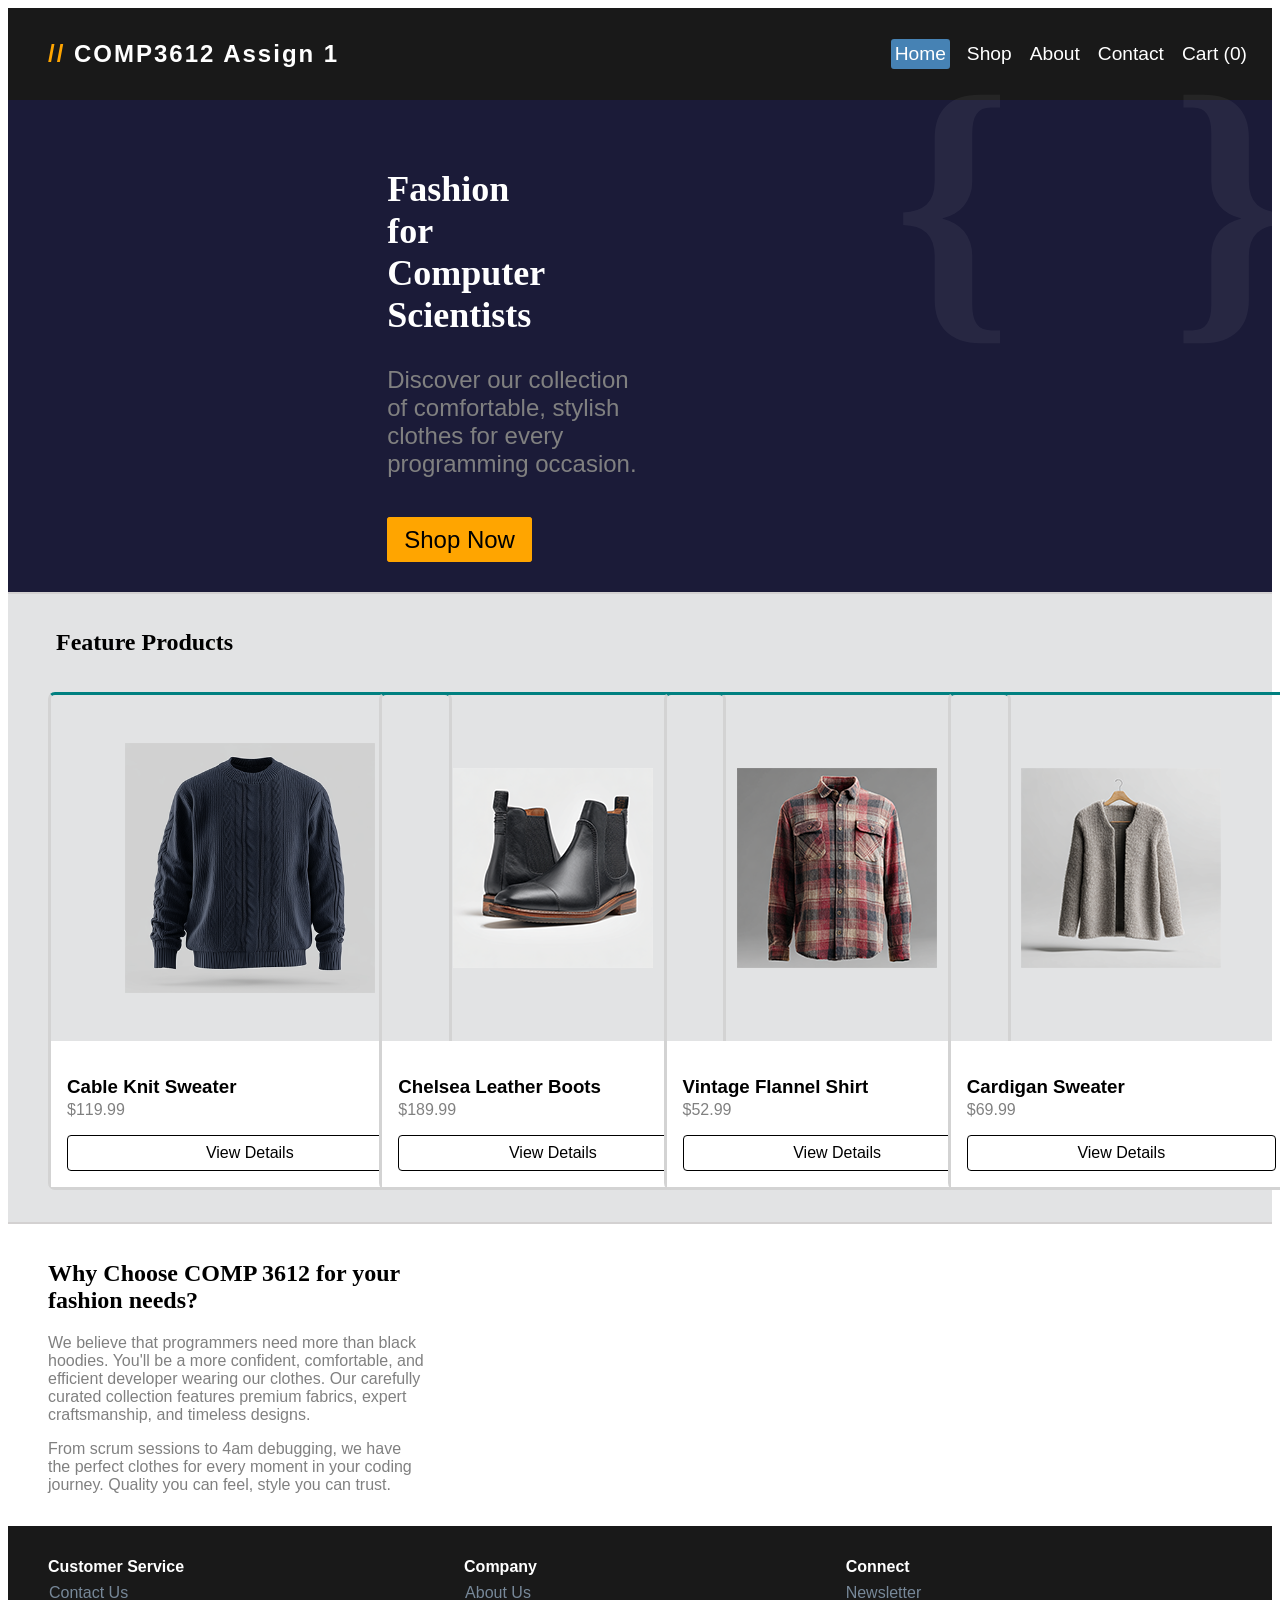
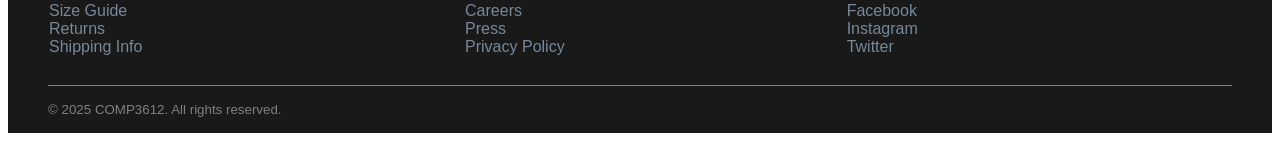
<file: index.html>
<html>
<head> 
        <title>Home Page</title>
        <link rel="stylesheet" href="styles.css">
</head>

<body>
    <header>
        <div>
            <span>//</span>
            <p>COMP3612 Assign 1</p>
        </div>
        
        <nav>
            <ul>
                <li class="homeLink"><a href="index.html">Home</a></li>
                <li><a href="#">Shop</a></li>
                <li><a href="about.html">About</a></li>
                <li><a href="#">Contact</a></li>
                <li><a href="#">Cart (0)</a></li>
            </ul>
        </nav>
    </header>

    <section class="hero">
        <h1 id="indexHTML">Fashion for Computer Scientists</h1>
        <p>
            Discover our collection of comfortable,
            stylish clothes for every programming occasion.
        </p>

        <a href="#">Shop Now</a>
    </section>

    <section class="greySection">
        <h2>Feature Products</h2>

        <ul class="product-list">
            <li>
                <article class="cards">
                    <div class="productImage">
                        <img src="data/images/003-medium-front.png" alt="Cable Knit Sweater">
                    </div>

                    <div class="cardDetails">
                        <h3 class="indexCardFont">Cable Knit Sweater</h3>
                        <p>$119.99</p>
                        <a href="product.html">View Details</a>
                    </div>
                </article>
            </li>

            <li>
                <article class="cards">
                    <div class="productImage">
                        <img src="data/images/008-small-front.png" alt="Chelsea Leather Boots">
                    </div>
                    
                    <div class="cardDetails">
                        <h3 class="indexCardFont">Chelsea Leather Boots</h3>
                        <p>$189.99</p>
                        <a href="#">View Details</a>
                    </div>
                </article>
            </li>

            <li>
                <article class="cards">
                    <div class="productImage">
                        <img src="data/images/011-small-front.png" alt="Vintage Flannel Shirt">
                    </div>

                    <div class="cardDetails">
                        <h3 class="indexCardFont">Vintage Flannel Shirt</h3>
                        <p>$52.99</p>
                        <a href="#">View Details</a>
                    </div>
                </article>
            </li>

            <li>
                <article class="cards">
                    <div class="productImage">
                        <img src="data/images/009-small-front.png" alt="Cardigan Sweater">
                    </div>
                    
                    <div class="cardDetails">
                        <h3 class="indexCardFont">Cardigan Sweater</h3>
                        <p>$69.99</p>
                        <a href="#">View Details</a>
                    </div>
                </article>
            </li>
        </ul>
    </section>

    <article class="whiteSection">
        <div class="hugLeft paddingPlease">
            <h2> Why Choose COMP 3612 for your fashion needs? </h2>
            <p> We believe that programmers need more than black hoodies. You'll be a more confident, comfortable, and efficient developer wearing our clothes. Our carefully curated collection features premium fabrics, expert craftsmanship, and timeless designs. </p>
            <p> From scrum sessions to 4am debugging, we have the perfect clothes for every moment in your coding journey. Quality you can feel, style you can trust. </p>
        </div>
    </article>

    <footer>
        <nav>
            <section>
                <ul>
                    <li class="sectionTitle">Customer Service</li>
                    <li><a href="#" class="noLinkDecorations">Contact Us</a></li>
                    <li><a href="#" class="noLinkDecorations">Size Guide</a></li>
                    <li><a href="#" class="noLinkDecorations">Returns</a></li>
                    <li><a href="#" class="noLinkDecorations">Shipping Info</a></li>
                </ul>
            </section>
            <section>
                <ul>
                    <li class="sectionTitle">Company</li>
                    <li><a href="#" class="noLinkDecorations">About Us</a></li>
                    <li><a href="#" class="noLinkDecorations">Careers</a></li>
                    <li><a href="#" class="noLinkDecorations">Press</a></li>
                    <li><a href="#" class="noLinkDecorations">Privacy Policy</a></li>
                </ul>
            </section>
            <section>
                <ul>
                    <li class="sectionTitle">Connect</li>
                    <li"><a href="#" class="noLinkDecorations">Newsletter</a></li>
                    <li><a href="#" class="noLinkDecorations">Facebook</a></li>
                    <li><a href="#" class="noLinkDecorations">Instagram</a></li>
                    <li><a href="#" class="noLinkDecorations">Twitter</a></li>
                </ul>
            </section>

        </nav>
        <p>&copy 2025 COMP3612. All rights reserved.</p>
    </footer>
</body>
<!--test -->
</html>
</file>
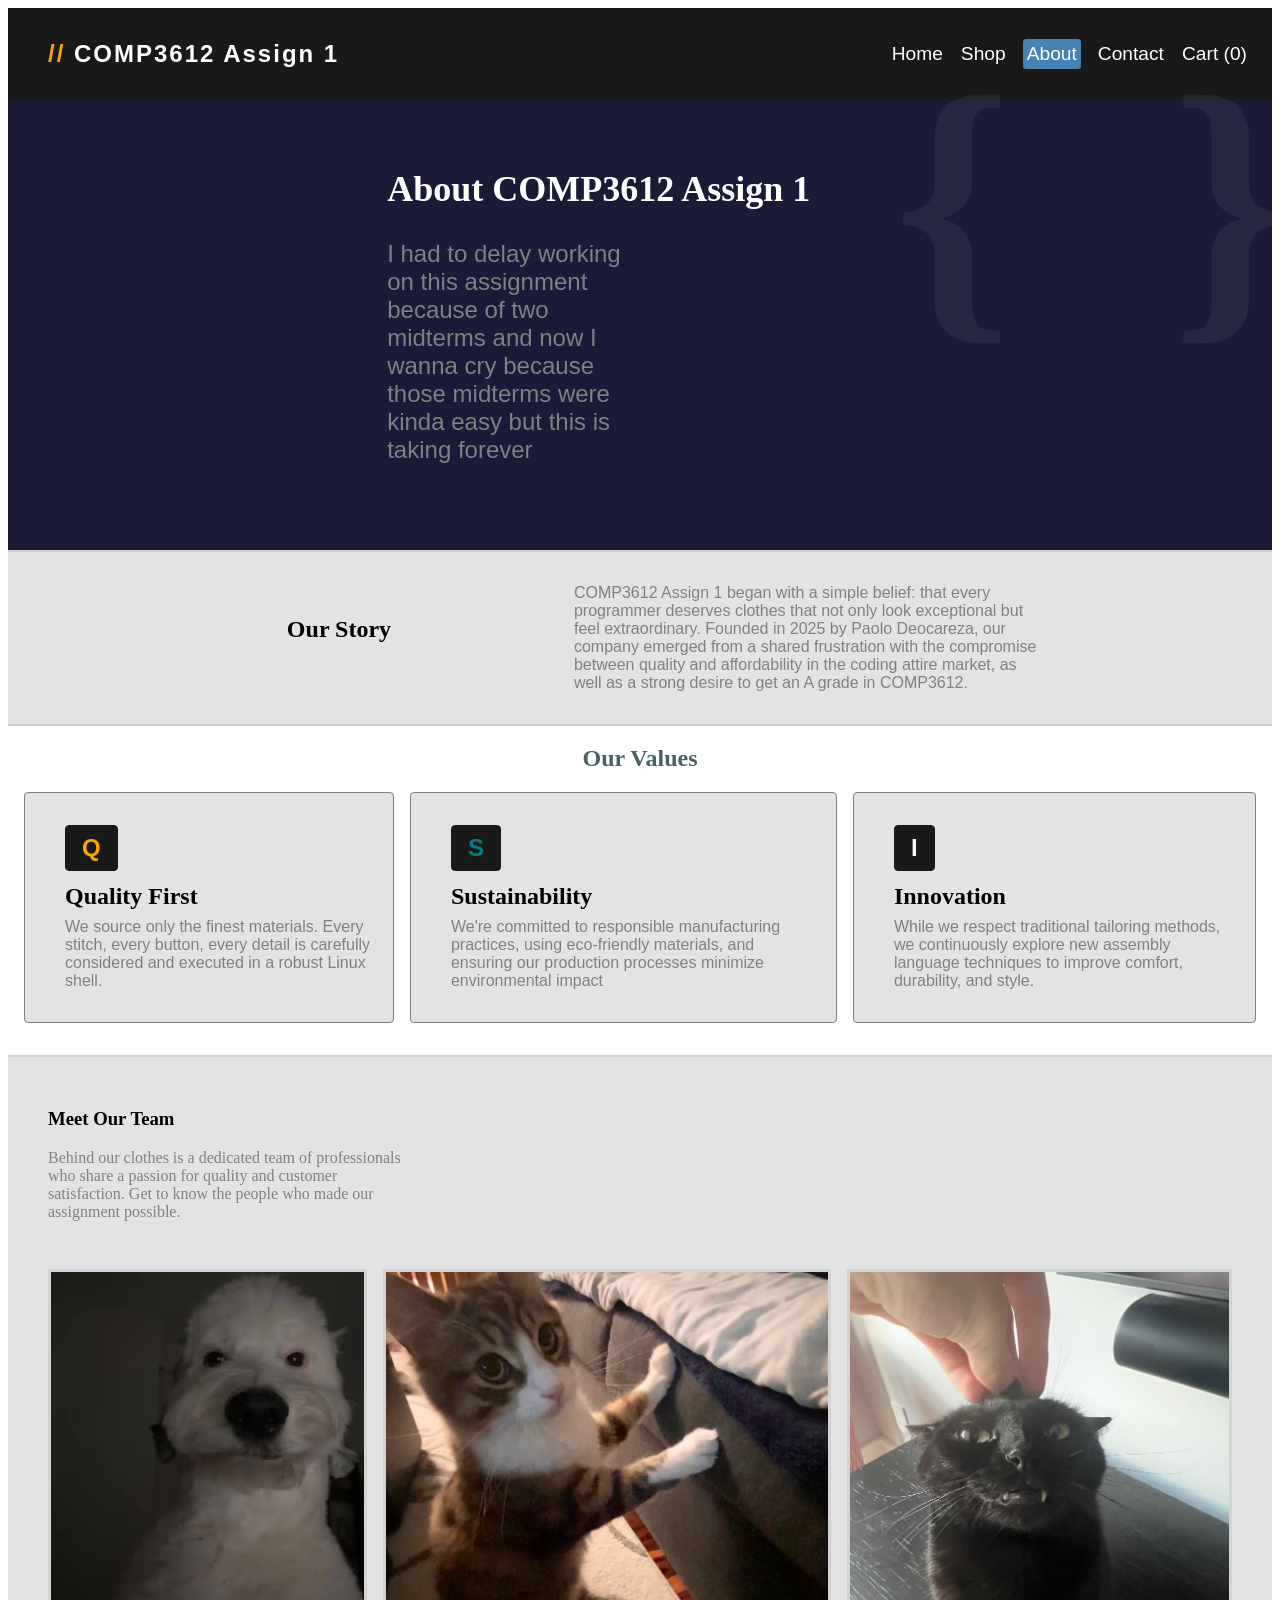
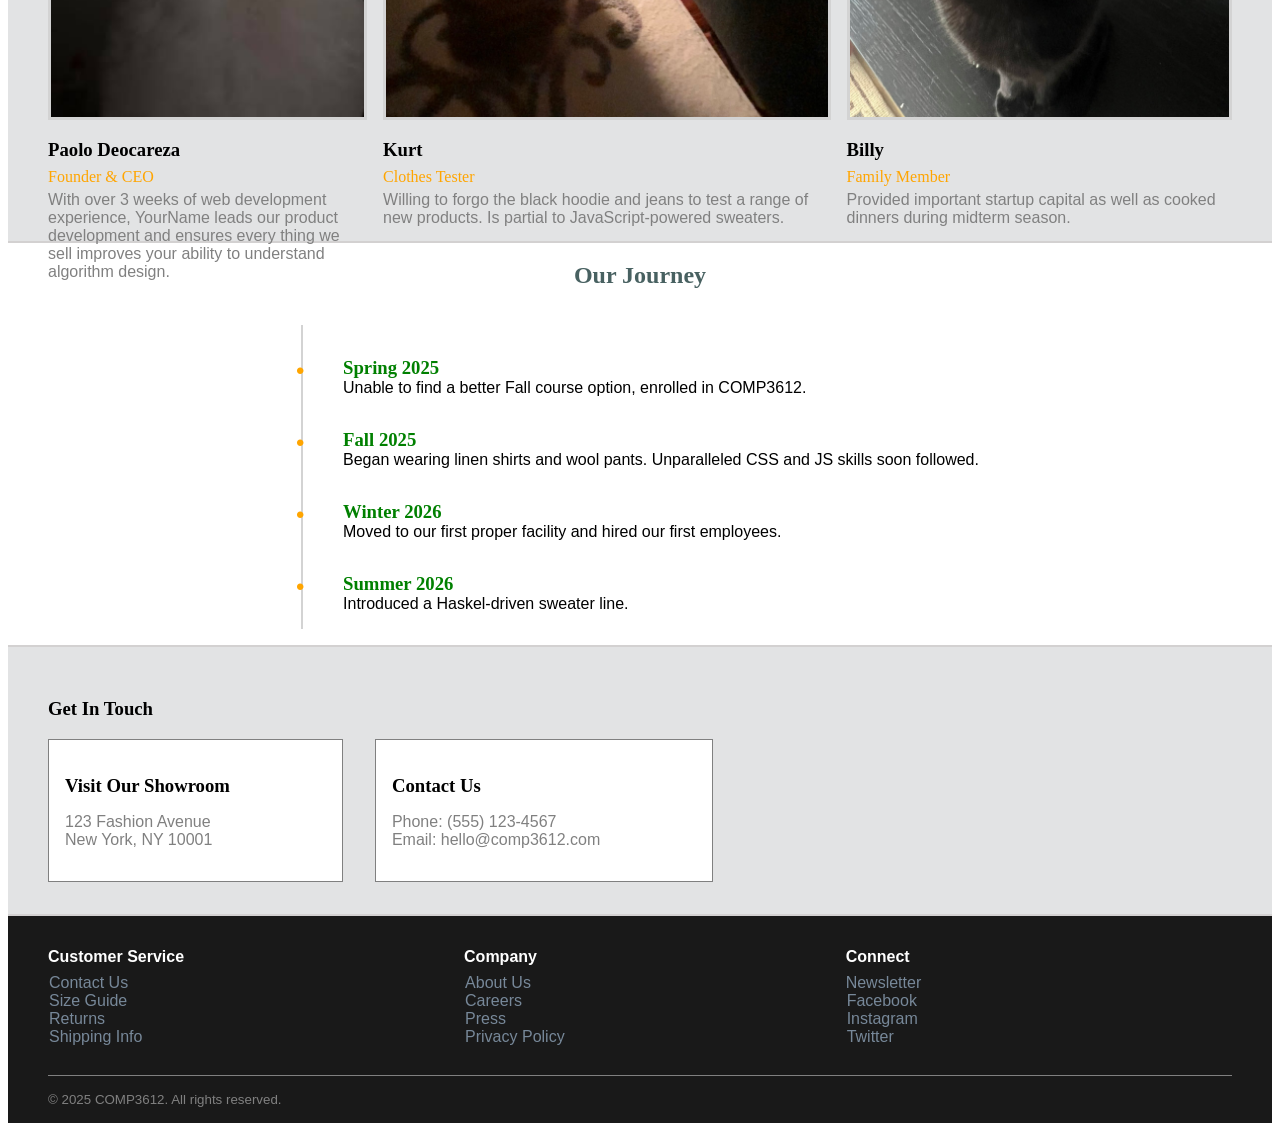
<file: about.html>
<html>
<head> 
    <title>About Page</title>
    <link rel="stylesheet" href="styles.css">
</head>

<body>
    <header>
        <div>
            <span>//</span>
            <p>COMP3612 Assign 1</p>
        </div>
        
        <nav>
            <ul>
                <li><a href="index.html">Home</a></li>
                <li><a href="#">Shop</a></li>
                <li class="homeLink"><a href="about.html">About</a></li>
                <li><a href="#">Contact</a></li>
                <li><a href="#">Cart (0)</a></li>
            </ul>
        </nav>
    </header>

    <section class="hero">
        <h1>About COMP3612 Assign 1</h1>
        <p>I had to delay working on this assignment because of two midterms and now I wanna cry because those midterms were kinda easy but this is taking forever</p>
    </section>

    <section class="greySection">
        <article id="aboutHTMLarticle">
            <h2 id="aboutHTMLheader aboutPadding">Our Story</h2>
            <p id="aboutHTMLp">COMP3612 Assign 1 began with a simple belief: that every programmer deserves clothes that not only look exceptional but feel extraordinary. Founded in 2025 by Paolo Deocareza, our company emerged from a shared frustration with the compromise between quality and affordability in the coding attire market, as well as a strong desire to get an A grade in COMP3612.</p>
        </article>
    </section>

    <section class="whiteSection">
        <div class="centerPlease">
            <h2>Our Values</h2>
        </div>

        <div class="aboutPadding">
            <ul class="teamList noListDecorations">
                <li>
                    <article class="valuesCards paddingPlease">
                        <h3 class="orange">Q</h3>
                        <h2>Quality First</h2>
                        <p>We source only the finest materials. Every stitch, every button, every detail is carefully considered and executed in a robust Linux shell.</p>
                    </article>
                </li>

                <li>
                    <article class="valuesCards paddingPlease">
                        <h3 class="teal">S</h3>
                        <h2>Sustainability</h2>
                        <p>We're committed to responsible manufacturing practices, using eco-friendly materials, and ensuring our production processes minimize environmental impact</p>
                    </article>
                </li>

                <li>
                    <article class="valuesCards paddingPlease">
                        <h3 class="white">I</h3>
                        <h2>Innovation</h2>
                        <p>While we respect traditional tailoring methods, we continuously explore new assembly language techniques to improve comfort, durability, and style.</p>
                    </article>
                </li>
            </ul>
        </div>
    </section>

    <section class="greySection">
        <div class="heightAuto">
            <article class="paddingPlease">
                <h1>Meet Our Team</h1>
                <div class="hugLeft colorGray">
                    <p>Behind our clothes is a dedicated team of professionals who share a passion for quality and customer satisfaction. Get to know the people who made our assignment possible.</p>
                </div>
            </article>

            <ul class="teamList">
                <li>
                    <article class="teamCard">
                        <div class="teamPhoto">
                            <img src="data/images/DOUG.png" alt="Doug the Dog">
                        </div>

                        <h3>Paolo Deocareza</h3>
                        <p class="teamRole">Founder & CEO</p>

                        <p>
                            With over 3 weeks of web development experience,
                            YourName leads our product development and ensures
                            every thing we sell improves your ability to
                            understand algorithm design.
                        </p>
                    </article>
                </li>

                <li>
                    <article class="teamCard">
                        <div class="teamPhoto">
                            <img src="data/images/cat1.jpg" alt="Cat">
                        </div>

                        <h3>Kurt</h3>
                        <p class="teamRole">Clothes Tester</p>

                        <p>
                            Willing to forgo the black hoodie and jeans
                            to test a range of new products. Is partial
                            to JavaScript-powered sweaters.
                        </p>
                    </article>
                </li>

                <li>
                    <article class="teamCard">
                        <div class="teamPhoto">
                            <img src="data/images/cat2.jpg" alt="Another Cat">
                        </div>

                        <h3>Billy</h3>
                        <p class="teamRole">Family Member</p>

                        <p>
                            Provided important startup capital as well
                            as cooked dinners during midterm season.
                        </p>
                    </article>
                </li>
            </ul>
        </div>
        
    </section>

    <section class="whiteSection">
        <div class="centerPlease">
            <h2>Our Journey</h2>
        </div>
        
        <div class="centerPlease">
            <ol class="timeline">
                <li>
                    <h3>Spring 2025</h3>
                    <p>
                        Unable to find a better Fall course option,
                        enrolled in COMP3612.
                    </p>
                </li>

                <li>
                    <h3>Fall 2025</h3>
                    <p>
                        Began wearing linen shirts and wool pants.
                        Unparalleled CSS and JS skills soon followed.
                    </p>
                </li>

                <li>
                    <h3>Winter 2026</h3>
                    <p>
                        Moved to our first proper facility and hired
                        our first employees.
                    </p>
                </li>

                <li>
                    <h3>Summer 2026</h3>
                    <p>Introduced a Haskel-driven sweater line.</p>
                </li>
            </ol>
        </div>
        
    </section>

    <section class="greySection">
        <article class="paddingPlease">
            <h1>Get In Touch</h1>

            <nav>
                <div class="getInTouchCards">
                    <h3>Visit Our Showroom</h3>
                    <p>123 Fashion Avenue</p>
                    <p>New York, NY 10001</p>
                </div>
                <div class="getInTouchCards">
                    <h3>Contact Us</h3>
                    <p>Phone: (555) 123-4567</p>
                    <p>Email: hello@comp3612.com</p>
                </div>
            </nav>
        </article>
        
        
    </section>

    <footer>
        <nav>
            <section>
                <ul>
                    <li class="sectionTitle">Customer Service</li>
                    <li><a href="#" class="noLinkDecorations">Contact Us</a></li>
                    <li><a href="#" class="noLinkDecorations">Size Guide</a></li>
                    <li><a href="#" class="noLinkDecorations">Returns</a></li>
                    <li><a href="#" class="noLinkDecorations">Shipping Info</a></li>
                </ul>
            </section>
            <section>
                <ul>
                    <li class="sectionTitle">Company</li>
                    <li><a href="#" class="noLinkDecorations">About Us</a></li>
                    <li><a href="#" class="noLinkDecorations">Careers</a></li>
                    <li><a href="#" class="noLinkDecorations">Press</a></li>
                    <li><a href="#" class="noLinkDecorations">Privacy Policy</a></li>
                </ul>
            </section>
            <section>
                <ul>
                    <li class="sectionTitle">Connect</li>
                    <li"><a href="#" class="noLinkDecorations">Newsletter</a></li>
                    <li><a href="#" class="noLinkDecorations">Facebook</a></li>
                    <li><a href="#" class="noLinkDecorations">Instagram</a></li>
                    <li><a href="#" class="noLinkDecorations">Twitter</a></li>
                </ul>
            </section>

        </nav>
        <p>&copy 2025 COMP3612. All rights reserved.</p>
    </footer>
</body>

</html>
</file>
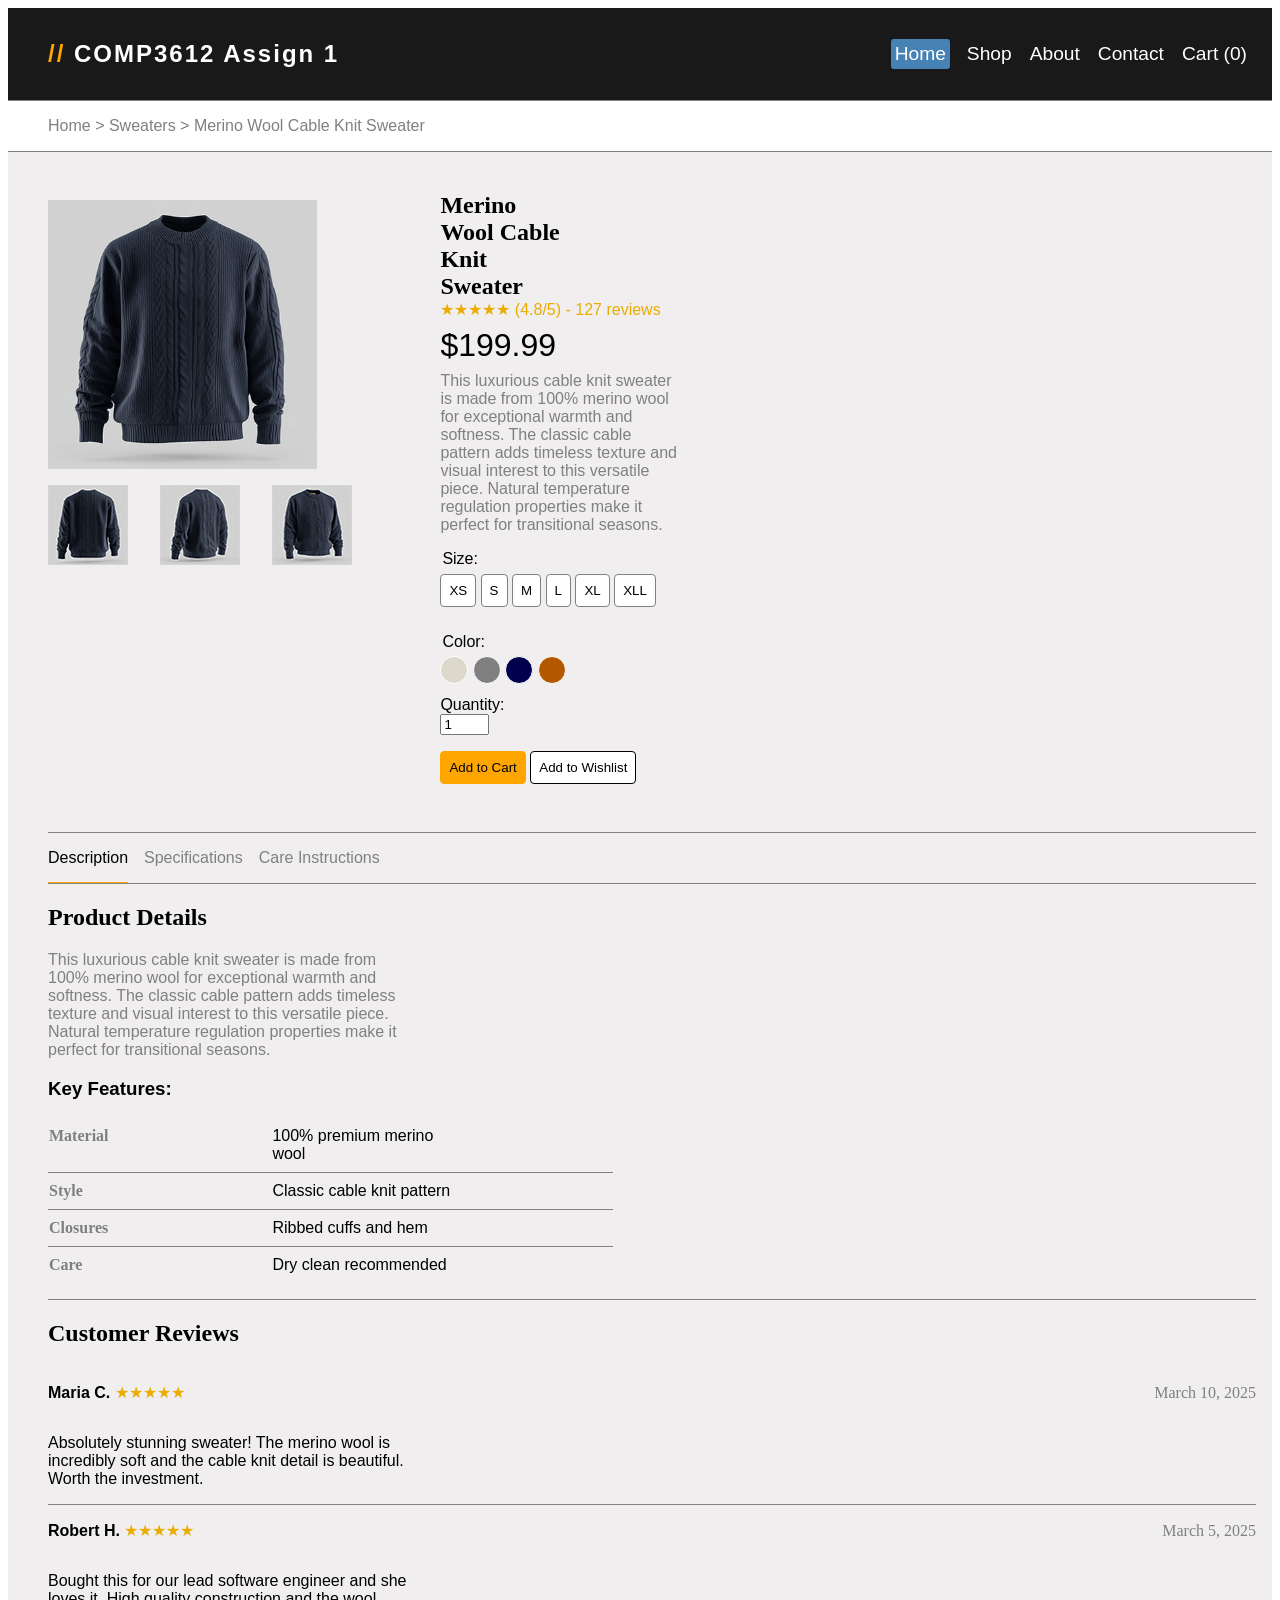
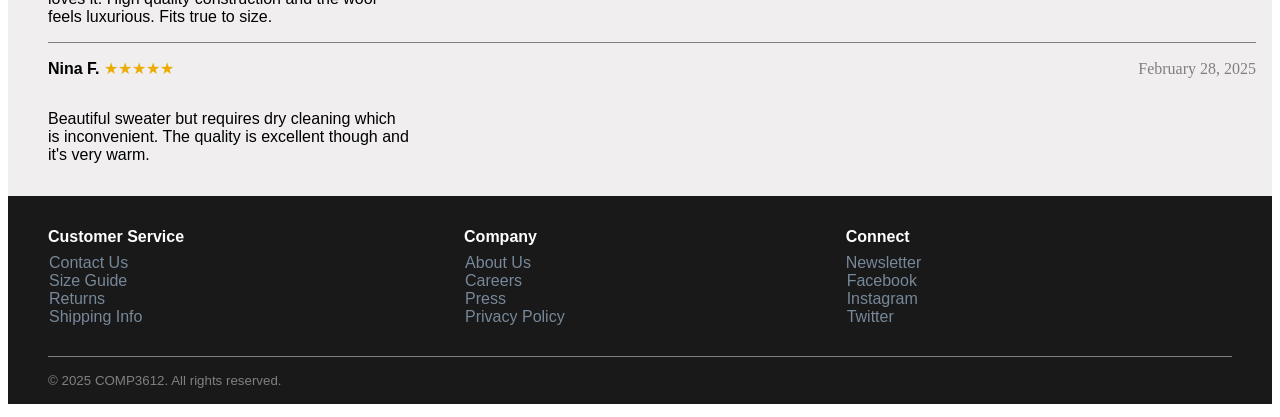
<file: product.html>
<html>
<head> 
        <title>Product Page</title>
        <link rel="stylesheet" href="styles.css">
</head>

<body>
    <header>
        <div>
            <span>//</span>
            <p>COMP3612 Assign 1</p>
        </div>
        
        <nav>
            <ul>
                <li class="homeLink"><a href="index.html">Home</a></li>
                <li><a href="#">Shop</a></li>
                <li><a href="about.html">About</a></li>
                <li><a href="#">Contact</a></li>
                <li><a href="#">Cart (0)</a></li>
            </ul>
        </nav>
    </header>

    <div class="productChain">
        <nav class="paddingPlease gray">
            <a href="index.html" class="noLinkDecorations inactive">Home</a>
            <span>&gt;</span>
            <a href="#" class="noLinkDecorations inactive">Sweaters</a>
            <span>&gt;</span>
            <span>Merino Wool Cable Knit Sweater</span>
        </nav>
    </div>

    <main class="paddingPlease">
        <div class="productPage">
            <section class="productOverview">
                <div class="productGallery">
                    <div class="mainProductImage">
                        <img src="data/images/003-medium-front.png" alt="Merino Wool Cable Knit Sweater">
                    </div>
                    <div class="productThumbnails">
                        <img src="data/images/003-thumb-back.png" alt="Front view of sweater">

                        <img src="data/images/003-thumb-back-angle.png" alt="Back view of sweater">

                        <img src="data/images/003-thumb-front-angle.png" alt="Side view of sweater">
                    </div>
                </div>

                <div class="productInformation">
                    <h1 class="timesNewRoman">Merino Wool Cable Knit Sweater</h1>

                    <p class="productRating">
                        <span class="stars">★★★★★</span>
                        (4.8/5) - 127 reviews
                    </p>

                    <p class="productPrice">$199.99</p>

                    <p class="productDescription hugLeft gray">
                        This luxurious cable knit sweater is made from
                        100% merino wool for exceptional warmth and
                        softness. The classic cable pattern adds timeless
                        texture and visual interest to this versatile
                        piece. Natural temperature regulation properties
                        make it perfect for transitional seasons.
                    </p>

                    <form action="https://www.randyconnolly.com/tests/process.php" method="get">
                        <fieldset class="sizeSelection noBorder">
                            <legend>Size:</legend>
                            <button type="button" class="sizingButton">XS</button>
                            <button type="button" class="sizingButton">S</button>
                            <button type="button" class="sizingButton">M</button>
                            <button type="button" class="sizingButton">L</button>
                            <button type="button" class="sizingButton">XL</button>
                            <button type="button" class="sizingButton">XLL</button>
                        </fieldset>

                        <fieldset class="colorSelection">
                            <legend>Color:</legend>
                            <button type="button" class="colorButton cream"></button>
                            <button type="button" class="colorButton gray"></button>
                            <button type="button" class="colorButton navy"></button>
                            <button type="button" class="colorButton orange"></button>
                        </fieldset>

                        <div class="quantitySelection">
                            <label for="quantity">Quantity:</label>
                            <input type="number" id="quantity" name="quantity" min="1" value="1">
                        </div>

                        <div class="productActions">
                            <button type="submit" class="addToCart">Add to Cart</button>
                            <button type="button" class="addToWishlist">Add to Wishlist</button>
                        </div>
                    </form>
                </div>
            </section>

            <section class="productDetails">
                <nav class="detailTabs">
                    <ul class="noListDecorations flexDisplay">
                        <li>
                            <a href="#" class="active noLinkDecorations">Description</a>
                        </li>
                        <li>
                            <a href="#" class="inactive noLinkDecorations">Specifications</a>
                        </li>
                        <li>
                            <a href="#" class="inactive noLinkDecorations">Care Instructions</a>
                        </li>
                    </ul>
                </nav>

                <article id="description">
                    <h2 class="timesNewRoman">Product Details</h2>

                    <p class="hugLeft gray">
                        This luxurious cable knit sweater is made from
                        100% merino wool for exceptional warmth and
                        softness. The classic cable pattern adds timeless
                        texture and visual interest to this versatile
                        piece. Natural temperature regulation properties
                        make it perfect for transitional seasons.
                    </p>
                </article>

                <section id="specifications">
                    <h3>Key Features:</h3>
                    <table>
                        <tbody>
                            <tr>
                                <th scope="row" class="gray timesNewRoman">Material</th>
                                <td>100% premium merino wool</td>
                            </tr>
                            <tr class="lineAbove">
                                <th scope="row" class="gray timesNewRoman">Style</th>
                                <td>Classic cable knit pattern</td>
                            </tr>
                            <tr class="lineAbove">
                                <th scope="row" class="gray timesNewRoman">Closures</th>
                                <td>Ribbed cuffs and hem</td>
                            </tr>
                            <tr class="lineAbove">
                                <th scope="row" class="gray timesNewRoman">Care</th>
                                <td>Dry clean recommended</td>
                            </tr>
                        </tbody>
                    </table>
                </section>
            </section>

            <section class="customerReviews lineAbove">
                <h2 class="timesNewRoman">Customer Reviews</h2>

                <article class="review">
                    <div class="reviewHeader flexDisplay">
                        <p>
                            <strong>Maria C.</strong>
                            <span class="stars">★★★★★</span>
                        </p>
                        <time datetime="2025-03-10">March 10, 2025</time>
                    </div>

                    <p class="hugLeft">
                        Absolutely stunning sweater! The merino wool is
                        incredibly soft and the cable knit detail is
                        beautiful. Worth the investment.
                    </p>
                </article>

                <article class="review">
                    <div class="reviewHeader flexDisplay lineAbove">
                        <p>
                            <strong>Robert H.</strong>
                            <span class="stars">★★★★★</span>
                        </p>
                        <time datetime="2025-03-05">March 5, 2025</time>
                    </div>

                    <p class="hugLeft">
                        Bought this for our lead software engineer and
                        she loves it. High quality construction and
                        the wool feels luxurious. Fits true to size.
                    </p>
                </article>

                <article class="review">
                    <div class="reviewHeader flexDisplay lineAbove">
                        <p>
                            <strong>Nina F.</strong>
                            <span class="stars">★★★★★</span>
                        </p>
                        <time datetime="2025-02-28">February 28, 2025</time>
                    </div>

                    <p class="hugLeft">
                        Beautiful sweater but requires dry cleaning
                        which is inconvenient. The quality is
                        excellent though and it's very warm.
                    </p>
                </article>
            </section>
        </div>
    </main>

    <footer>
        <nav>
            <section>
                <ul>
                    <li class="sectionTitle">Customer Service</li>
                    <li><a href="#" class="noLinkDecorations">Contact Us</a></li>
                    <li><a href="#" class="noLinkDecorations">Size Guide</a></li>
                    <li><a href="#" class="noLinkDecorations">Returns</a></li>
                    <li><a href="#" class="noLinkDecorations">Shipping Info</a></li>
                </ul>
            </section>
            <section>
                <ul>
                    <li class="sectionTitle">Company</li>
                    <li><a href="#" class="noLinkDecorations">About Us</a></li>
                    <li><a href="#" class="noLinkDecorations">Careers</a></li>
                    <li><a href="#" class="noLinkDecorations">Press</a></li>
                    <li><a href="#" class="noLinkDecorations">Privacy Policy</a></li>
                </ul>
            </section>
            <section>
                <ul>
                    <li class="sectionTitle">Connect</li>
                    <li"><a href="#" class="noLinkDecorations">Newsletter</a></li>
                    <li><a href="#" class="noLinkDecorations">Facebook</a></li>
                    <li><a href="#" class="noLinkDecorations">Instagram</a></li>
                    <li><a href="#" class="noLinkDecorations">Twitter</a></li>
                </ul>
            </section>

        </nav>
        <p>&copy 2025 COMP3612. All rights reserved.</p>
    </footer>
</body>

</html>
</file>
<file: styles.css>
footer {
    color:lightslategray;
    background-color: rgb(25, 25, 25);
    padding-top: 1rem;
    nav {
        display:flex;
        justify-content: flex-start;
        section {
            margin-right: 15rem;
            ul {
                list-style-type: none;
                .sectionTitle {
                    font-weight: bold;
                    margin-bottom: 0.5rem;
                    color:white;
                }
            }
        }
    }
    p {
        border-top: 1px solid gray;
        margin-right: 2.5rem;
        margin-left: 2.5rem;
        font-size: smaller;
        color:gray;
        padding-top: 1rem;
        padding-bottom: 1rem;
    }
    a {
        text-decoration: none;
        color: inherit;
    }
}

header {
    background-color: rgb(25, 25, 25);
    color: white;
    padding: 0.5rem;
    display: flex;
    justify-content: space-between;
    align-items: center;
    div {
        padding-left: 2rem;
        letter-spacing: 2px;
        font-weight: bold;
        font-size: x-large;
        display: inline-block;
    }
    span {
        color: orange;
    }    
    p {
        display: inline-block;
    } 
    
    nav {
        display: inline-block;
        ul {
            align-items: center;
            display:flex;
            list-style-type: none;
            li {
                display: inline-block;
                font-size: larger;
                margin-right: 1rem;
                a {
                    text-decoration: none;
                    color: inherit; 
                }
                
            }
            .homeLink {
                background-color: steelblue;
                border-radius: 3px;
                border: 4px solid steelblue;
            }
        }
    }
}

.hero {
    background-color:rgb(27, 27, 56);
    padding: 3%;
    padding-left: 30%;
    font-size: x-large;
    h1 {
        color: white;
        font-family: 'Times New Roman', Times, serif;
    }
    #indexHTML {
        max-width: 20%;
    }
    p {
        max-width: 30%;
        margin-bottom: 3rem;
        color: gray;
    }
    a {
        border: 1px solid orange;
        background-color: orange;
        border-radius: 3px;
        text-decoration: none;
        color: inherit;
        padding: 0.5rem;
        padding-left: 1rem;
        padding-right: 1rem;
    }
    h1::before { /*found from the ai at the top of google searches*/
        content: "{}";
        letter-spacing: 10rem;
        position: absolute;
        font-size: 300px;
        top: 30px;
        right: -170px;
        opacity: 5%;
        pointer-events: none; /*found from the ai at the top of google searches*/
    }
}

.greySection {
    padding-top: 1rem;
    padding-bottom: 1rem;
    background-color: rgb(226, 227, 228);
    border-bottom: 2px solid rgb(211, 209, 209);
    border-top: 2px solid rgb(211, 209, 209);
    transition: border-color 0.2s ease; 
    font-family: 'Times New Roman', Times, serif;
    height: auto;

    h2 {
        padding-left: 3rem;
        padding-bottom: 1rem;
    }
    .indexCardFont {
        font-family:'Gill Sans', 'Gill Sans MT', Calibri, 'Trebuchet MS', sans-serif;
    }
    .teamList {
        gap: 1rem;
        display: flex;
        align-items: stretch;
        margin-bottom: -5rem;
    }
    ul {
        align-items: center;
        justify-content: space-evenly;
        padding-right: 40px;
        display: flex;
        list-style-type: none;
        article { 
            .cardDetails {
                display:block;
                background-color: white;
                padding: 1rem;
                a {
                    padding: 0.5rem;
                    border: 1px solid black;
                    border-radius: 4px;
                    display: block;
                    text-align: center;
                    text-decoration: none;
                    color: inherit;
                    font-family:'Gill Sans', 'Gill Sans MT', Calibri, 'Trebuchet MS', sans-serif;
                }
                p {
                    margin-top: -1rem;
                    color: gray;
                }
            }
            p {
                font-family:'Gill Sans', 'Gill Sans MT', Calibri, 'Trebuchet MS', sans-serif;
            }
        }
        .cards {
            width: 120%;
            transition: border-top-color 0.2s ease; 
            border: 3px solid lightgray;
            border-top-color: teal;
            border-radius: 7px;
        }
        .teamPhoto {
            border: 3px solid lightgray;
            overflow: hidden;
            height: 70%;
            img {
                width: 100%;
                height: 100%;
                object-fit: cover;
                display: block;
            }
        }
        .teamCard {
            height: auto;
            p {
                margin-top: -0.7rem;
                color: gray;
            }
            .teamRole {
                font-family: 'Times New Roman', Times, serif;
                color: orange;
            }
        }
        .cards:hover {
            border-color: black;
            border-top-color: orange;
            a {
                background-color: black;
                color:white;
            }
        }
        .productImage {
            height: 250px;
            display: flex;
            justify-content: center;
            align-items: center;
            padding: 3rem;
            img {
                max-width: 90%;
                max-height: 100%;
                object-fit: contain;
            }
        }
    }

    #aboutHTMLarticle {
        display: flex;
        justify-content: space-evenly;
        align-items: center;
        padding-right: 3rem;
        padding-left: 3rem;
    }
    #aboutHTMLheader {
        display:inline;
    }
    #aboutHTMLp {
        display: inline-block;
        color: gray;
        max-width: 40%;
        font-family:'Gill Sans', 'Gill Sans MT', Calibri, 'Trebuchet MS', sans-serif;
    }
    
    div.getInTouchCards {
        padding: 1rem;
        padding-right: 7rem;
        justify-content: left;
        background-color: white;
        border: 1px solid grey;
        h3 {
            font-family: 'Times New Roman', Times, serif;
            margin-bottom: 2rem;
        }
        p {
            margin-top: -1rem;
            color: gray;
            font-family:'Gill Sans', 'Gill Sans MT', Calibri, 'Trebuchet MS', sans-serif;
        }
    }
    nav {
        display: flex;
        justify-content: flex-start;
        gap: 2rem;
    }
}

.noLinkDecorations {
    text-decoration: none;
    color: inherit;
}

.active {
    border-bottom: 1px solid orange;
    color: black;
}
.active:hover {
    font-weight: bold;
}
.inactive {
    color: gray;
}
.inactive:hover {
    color: black;
    font-weight: bold;
}
.detailTabs {
    border-top: 1px solid gray;
    border-bottom: 1px solid gray;
    display: flex;
    a {
        padding-block: 1rem;
    }
}

.flexDisplay {
    display: flex;
    gap: 1rem;
    padding-left: 0rem;
}

.addToCart {
    background-color: orange;
    border: 1px solid orange;
    border-radius: 4px;
    padding: 0.5rem;
}

.addToWishlist{
    background-color: white;
    border: 1px solid black;
    border-radius: 4px;
    padding: 0.5rem;
}

.quantitySelection {
    label {
        display: block;
    }
    input {
        width: 5.95%;
        -moz-appearance: textfield; /*found from googling*/
    }
    margin-bottom: 1rem;
}

.sizeSelection {
    margin-left: 0;
    padding-left: 0;
    margin-bottom: 1rem;
    button {
        padding: 0.5rem;
        border: 1px solid gray; 
        border-radius: 4px;
        background-color: white;
        transition: background-color 0.3s ease;
    }
    button:hover {
        background-color: gray;
    }
    
}

.colorSelection {
    padding-left: 0;
    margin-left: 0;
    margin-top: 1rem;
    border: 0;
    button {
        transition: border-color 0.3s ease;
    }
    input{
        width: 0;
        height: 0;
        opacity: 0;
    }
    button:hover {
        border: 1px solid black;
    }
    .cream {
        background-color: #dcd9cc;
    }

    .gray {
        background-color: gray;
    }

    .navy {
        background-color: rgb(0, 0, 77);
    }

    .orange {
        background-color: rgb(180, 87, 1);
    }
}
.colorButton {
    border: 1px solid white;
    border-radius: 50%;
    width: 28px;
    height: 28px;
}

.productActions {
    button {
        transition: background-color 0.3s ease;
    }
    button.addToCart:hover {
        background-color: rgb(155, 101, 1);
    }
    button.addToWishlist:hover {
        background-color: rgb(126, 126, 125);
    }
}

.customerReviews {
    .reviewHeader {
        align-items: center;
        justify-content: space-between;
    }
    time {
        font-family: 'Times New Roman', Times, serif;
        color: gray;
    }
}

.lineAbove {
    border-top: 1px solid gray;
}

#specifications {
    padding-bottom: 1rem;
    table {
        border-collapse: collapse;
    }
    tr {
        padding-block: 0.5rem;
        display: flex;
        justify-content: space-between;
        gap: 10rem;
        th {
            width: 100%;
            text-align: left;
        }
        td {
            padding-right: 9rem;
            width: 320%;
        }
    }
}

.productGallery {
    margin-right: 12rem;
}

.productOverview {
    .mainProductImage {
        width: 160%;
        img {
            width: 100%;
        }
    }
    .productThumbnails {
        img {
            margin-top: 1rem;
            width: 50%;
        }
        gap: 2rem;
        width: 160%;
        display:flex;
        justify-content: space-between;
        align-items: center;
    }
    padding-block: 2rem;
}

.productInformation {
    align-items:end;
    padding-left: 2rem;
    h1 {
        margin-top: -0.5rem;
        margin-bottom: -1rem;
        width: 15%;
    }
}



.noBorder {
    border: 0px;
}

.teamList {
    gap: 1rem;
    display: flex;
    align-items: stretch;
}

.colorGray {
    color: gray;
}

.paddingPlease {
    padding: 1rem;
    padding-left: 2.5rem;
}

.hugLeft {
    
    max-width: 30%;
}

.stars {
    color: rgb(235, 172, 0);
}

.productRating {
    color: rgb(235, 172, 0);
}

.productOverview {
    display: flex;
}

.productPrice {
    font-size:xx-large;
    margin-block: -0.5rem;
}

.productDescription {
    font-size:medium;
}

.timesNewRoman {
    font-family: 'Times New Roman', Times, serif;
}

.otherFontIDK {
    font-family:'Gill Sans', 'Gill Sans MT', Calibri, 'Trebuchet MS', sans-serif;
}

main {
    background-color: rgb(240, 238, 238);
}

.productChain {
    background-color: white;
    border-top: 1px solid gray;
    border-bottom: 1px solid gray;
}

.whiteSection {
    background-color: white;
    p {
        color: gray;
    }
    h2 {
        font-family: 'Times New Roman', Times, serif;
    }
    .centerPlease {
        max-width: 100%;
        justify-content: center;
        color: rgb(72, 97, 97);
        display:flex;
    }
    .timeline {
        h3 {
            font-family: 'Times New Roman', Times, serif;
            color: green;
            margin-bottom: -1rem;
            margin-top: 2rem;
        }
        p {
            color: black;
        }
        border-left: 2px solid lightgray;
        list-style: none;
        li {
            position: relative; /*found from the google ai when you search stuff up; this specifically fixes the alignment issue from resizing my browser*/
        }
        li::before { /*https://youtu.be/wdlxBhxKCB8*/
            content: '•';
            display: inline-block; 
            color: orange;
            position: absolute;
            left: -47px;
            font-size: x-large;
        }
    }
    .valuesCards {
        background-color: rgb(226, 227, 228);
        border: 1px solid gray;
        border-radius: 4px;
        padding-top: 4rem;
        h3 {
            display:inline-block;
            padding:1rem;
            padding-bottom: 0.5rem;
            padding-top: 0.5rem;
            font-size: x-large;
            background-color: rgb(25, 25, 25);
            border: 1px solid rgb(25, 25, 25);
            border-radius: 4px;
            margin-bottom: -0.5rem;
            margin-top: -2rem;
        }
        h2 {
            margin-bottom: -0.5rem;
        }
    }
    ul {
        padding: 1rem;
        margin-top: -1rem;
    }
}

.noListDecorations {
    list-style: none;
}

.white {
    color: white;
}

.teal {
    color: teal;
}

.orange {
    color: orange;
}

.gray {
    color:gray;
}

body {
    font-family:'Gill Sans', 'Gill Sans MT', Calibri, 'Trebuchet MS', sans-serif;
}

header li {
    border: 1px solid rgb(25, 25, 25);
    transition: border-color 0.3s ease; 
}
footer li {
    a {
        border: 1px solid rgb(25, 25, 25);
        transition: border-color 0.3s ease; 
    }
}
header li:hover {
    border-bottom: 1px solid orange;
}
footer li {
    a:hover {
        border-bottom: 1px solid orange;
    }
}
</file>
